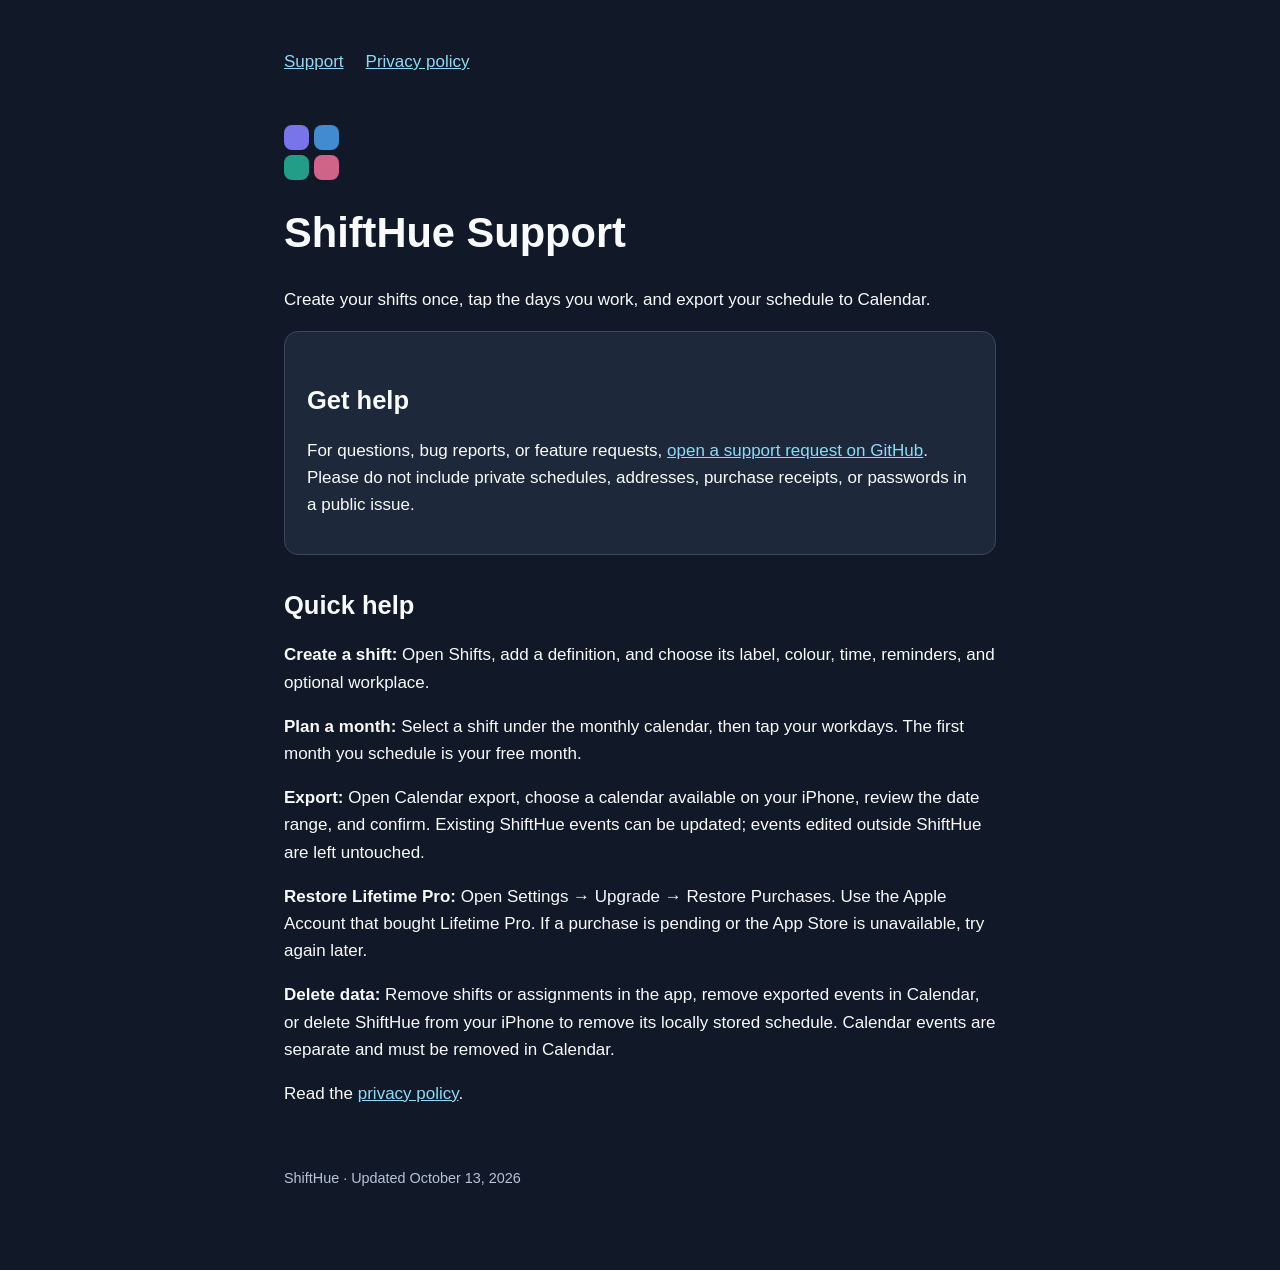
<file: index.html>
<!doctype html><html lang="en-CA"><head><meta charset="utf-8"><meta name="viewport" content="width=device-width,initial-scale=1"><meta name="color-scheme" content="dark"><link rel="stylesheet" href="style.css"><title>ShiftHue Support</title></head><body><main><nav><a href="./">Support</a><a href="privacy.html">Privacy policy</a></nav><div class="tiles" aria-label="ShiftHue four-colour icon"><i></i><i></i><i></i><i></i></div><h1>ShiftHue Support</h1><p>Create your shifts once, tap the days you work, and export your schedule to Calendar.</p><div class="card"><h2>Get help</h2><p>For questions, bug reports, or feature requests, <a href="https://github.com/Munbuns/shifthue-support/issues/new">open a support request on GitHub</a>. Please do not include private schedules, addresses, purchase receipts, or passwords in a public issue.</p></div><h2>Quick help</h2><p><strong>Create a shift:</strong> Open Shifts, add a definition, and choose its label, colour, time, reminders, and optional workplace.</p><p><strong>Plan a month:</strong> Select a shift under the monthly calendar, then tap your workdays. The first month you schedule is your free month.</p><p><strong>Export:</strong> Open Calendar export, choose a calendar available on your iPhone, review the date range, and confirm. Existing ShiftHue events can be updated; events edited outside ShiftHue are left untouched.</p><p><strong>Restore Lifetime Pro:</strong> Open Settings → Upgrade → Restore Purchases. Use the Apple Account that bought Lifetime Pro. If a purchase is pending or the App Store is unavailable, try again later.</p><p><strong>Delete data:</strong> Remove shifts or assignments in the app, remove exported events in Calendar, or delete ShiftHue from your iPhone to remove its locally stored schedule. Calendar events are separate and must be removed in Calendar.</p><p>Read the <a href="privacy.html">privacy policy</a>.</p><footer>ShiftHue · Updated October 13, 2026</footer></main></body></html>
</file>
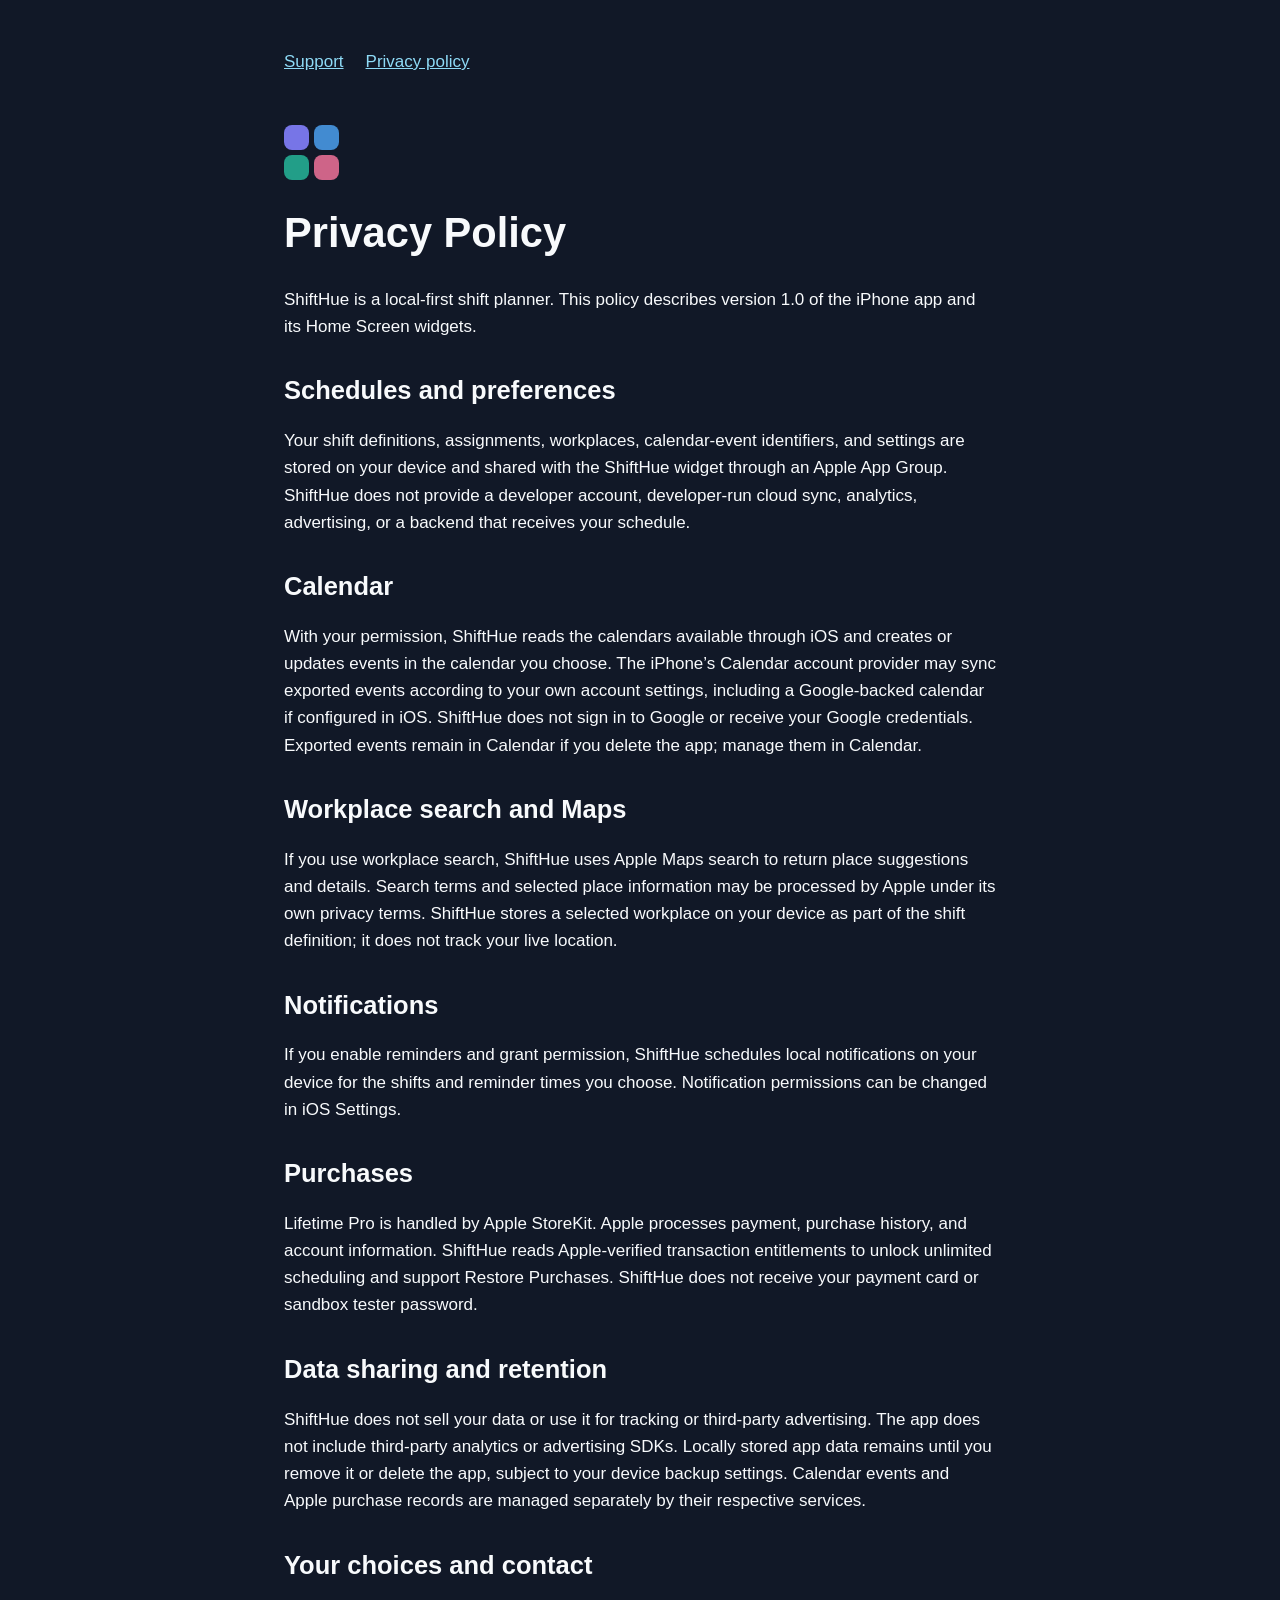
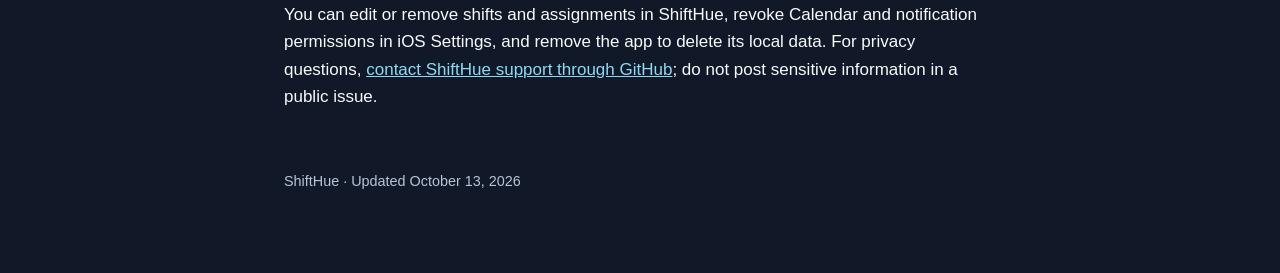
<file: privacy.html>
<!doctype html><html lang="en-CA"><head><meta charset="utf-8"><meta name="viewport" content="width=device-width,initial-scale=1"><meta name="color-scheme" content="dark"><link rel="stylesheet" href="style.css"><title>ShiftHue Privacy Policy</title></head><body><main><nav><a href="./">Support</a><a href="privacy.html">Privacy policy</a></nav><div class="tiles" aria-label="ShiftHue four-colour icon"><i></i><i></i><i></i><i></i></div><h1>Privacy Policy</h1><p>ShiftHue is a local-first shift planner. This policy describes version 1.0 of the iPhone app and its Home Screen widgets.</p><h2>Schedules and preferences</h2><p>Your shift definitions, assignments, workplaces, calendar-event identifiers, and settings are stored on your device and shared with the ShiftHue widget through an Apple App Group. ShiftHue does not provide a developer account, developer-run cloud sync, analytics, advertising, or a backend that receives your schedule.</p><h2>Calendar</h2><p>With your permission, ShiftHue reads the calendars available through iOS and creates or updates events in the calendar you choose. The iPhone’s Calendar account provider may sync exported events according to your own account settings, including a Google-backed calendar if configured in iOS. ShiftHue does not sign in to Google or receive your Google credentials. Exported events remain in Calendar if you delete the app; manage them in Calendar.</p><h2>Workplace search and Maps</h2><p>If you use workplace search, ShiftHue uses Apple Maps search to return place suggestions and details. Search terms and selected place information may be processed by Apple under its own privacy terms. ShiftHue stores a selected workplace on your device as part of the shift definition; it does not track your live location.</p><h2>Notifications</h2><p>If you enable reminders and grant permission, ShiftHue schedules local notifications on your device for the shifts and reminder times you choose. Notification permissions can be changed in iOS Settings.</p><h2>Purchases</h2><p>Lifetime Pro is handled by Apple StoreKit. Apple processes payment, purchase history, and account information. ShiftHue reads Apple-verified transaction entitlements to unlock unlimited scheduling and support Restore Purchases. ShiftHue does not receive your payment card or sandbox tester password.</p><h2>Data sharing and retention</h2><p>ShiftHue does not sell your data or use it for tracking or third-party advertising. The app does not include third-party analytics or advertising SDKs. Locally stored app data remains until you remove it or delete the app, subject to your device backup settings. Calendar events and Apple purchase records are managed separately by their respective services.</p><h2>Your choices and contact</h2><p>You can edit or remove shifts and assignments in ShiftHue, revoke Calendar and notification permissions in iOS Settings, and remove the app to delete its local data. For privacy questions, <a href="https://github.com/Munbuns/shifthue-support/issues/new">contact ShiftHue support through GitHub</a>; do not post sensitive information in a public issue.</p><footer>ShiftHue · Updated October 13, 2026</footer></main></body></html>
</file>
<file: style.css>
*{box-sizing:border-box}body{margin:0;background:#111827;color:#f8fafc;font:17px/1.6 -apple-system,BlinkMacSystemFont,"Segoe UI",sans-serif}main{max-width:760px;margin:auto;padding:48px 24px 80px}h1,h2{line-height:1.2}h1{font-size:2.6rem}h2{margin-top:2.2rem}a{color:#8edaf6}nav{display:flex;gap:22px;margin-bottom:50px}.tiles{display:grid;grid-template-columns:repeat(2,25px);gap:5px;width:max-content;margin-bottom:16px}.tiles i{width:25px;height:25px;border-radius:8px}.tiles i:nth-child(1){background:#7775e7}.tiles i:nth-child(2){background:#428bd1}.tiles i:nth-child(3){background:#229e88}.tiles i:nth-child(4){background:#ce6488}.card{background:#1d293b;border:1px solid #3b475d;border-radius:14px;padding:18px 22px;margin:18px 0}footer{margin-top:60px;color:#b7c3d7;font-size:.9rem}
</file>
